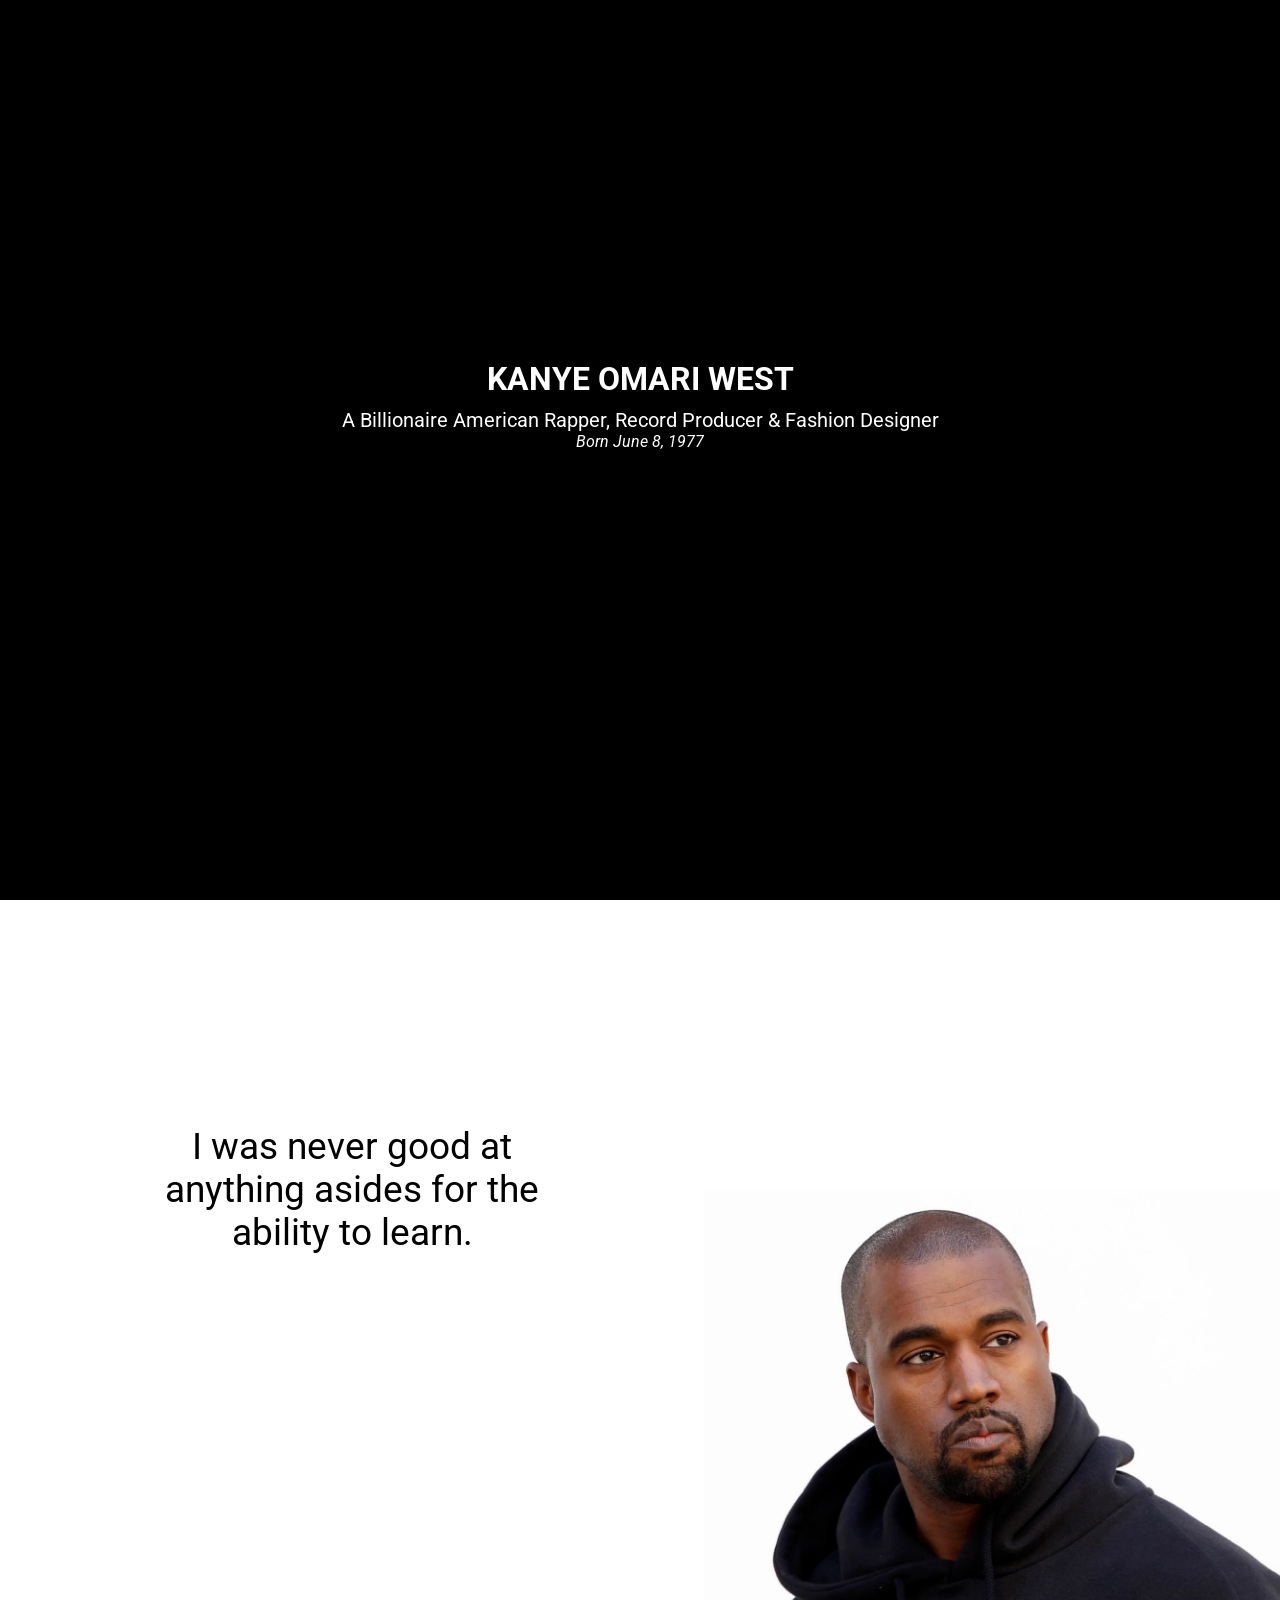
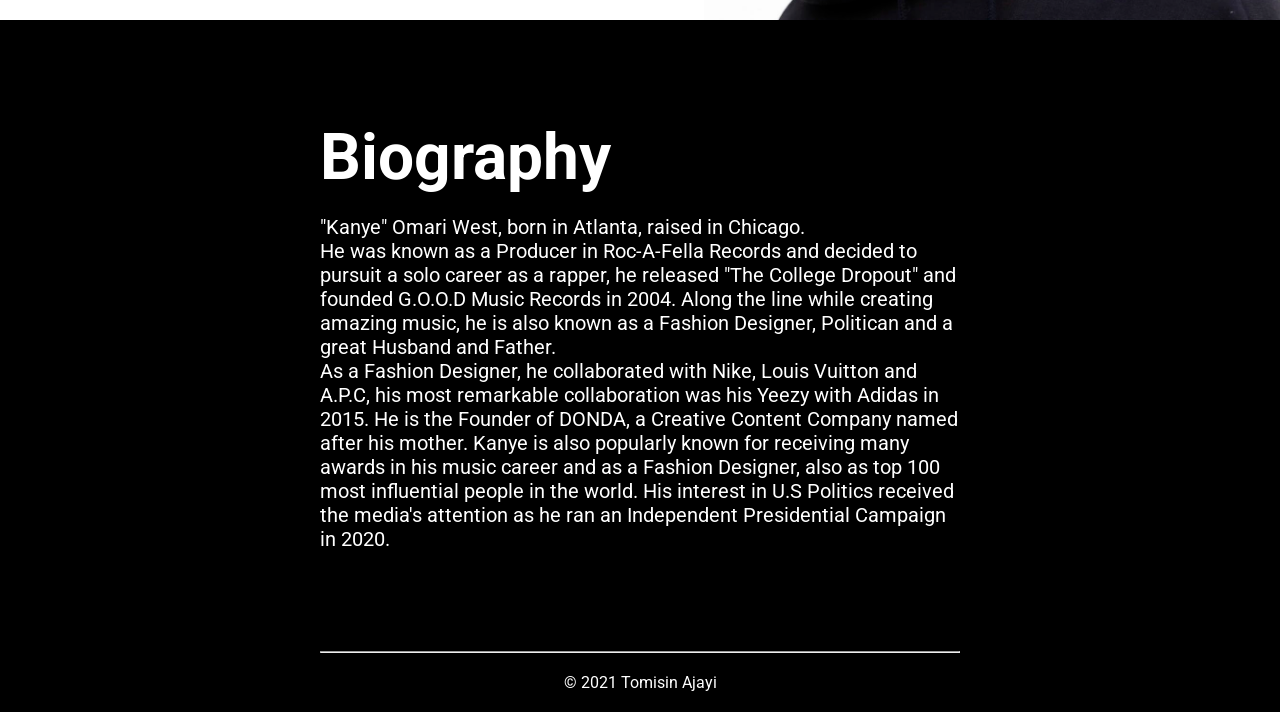
<file: tribute.html>
<!DOCTYPE html>
<html lang="en">
<head>
    <meta charset="UTF-8">
    <meta name="viewport" content="width=device-width, initial-scale=1.0">
    <meta http-equiv="X-UA-Compatible" content="ie=edge">
    <title>Kanye</title>
    <link rel="stylesheet" href="tribute.css">
    <link rel="stylesheet" href="https://fonts.googleapis.com/css?family=Roboto">
</head>
<body>
    <div class="intro">
        <h1>Kanye Omari West</h1>
        <p>A Billionaire American Rapper, Record Producer &#38; Fashion Designer</p>
        <i>Born June 8, 1977</i>
    </div>
    <div class="second-div">
        <div class="second-div-text">
            <p id="kanyeQuote">I was never good at anything asides for the ability to learn.</p>
        </div>
        <div class="second-div-image">
            <img src="kanye.jpg" alt="" id="kanyeImg">
        </div>
    </div>
    <div class="third-div">
        <h3>Biography</h3>
        <p class="kanyeBio">"Kanye" Omari West, born in Atlanta, raised in Chicago.  <br>
            He was known as a Producer in Roc-A-Fella Records and decided to pursuit a solo career as a rapper, he released "The College Dropout" and founded G.O.O.D Music Records in 2004. 
            Along the line while creating amazing music, he is also known as a Fashion Designer, Politican and a great Husband and Father. <br>
            As a Fashion Designer, he collaborated with Nike, Louis Vuitton and A.P.C, his most remarkable collaboration was his Yeezy with Adidas in 2015. 
            He is the Founder of DONDA, a Creative Content Company named after his mother. 
            Kanye is also popularly known for receiving many awards in his music career and as a Fashion Designer, also as top 100 most influential people in the world.
            His interest in U.S Politics received the media's attention as he ran an Independent Presidential Campaign in 2020.
        </p>
        <hr>
        <p class="copyright"> &#169; 2021 Tomisin Ajayi</p>
    </div>
</body>
</html>
</file>
<file: tribute.css>
* {
    margin: 0;
    padding: 0;
    background-color: black;
}
.intro {
    text-align: center;
    color: white;
    margin: 0 auto;
    min-height: 60vh;
    width: 80%;
    font-family: 'Roboto', sans-serif;
}
.intro h1 {
    text-transform: uppercase;
    margin-top: 40vh;
    /* font-weight: 900;
    font-size: 3.5em; */
}
.intro p {
    font-size: 20px;
    margin-top: 10px;
}
.second-div {
    background-color: #fff;
    min-height: 80vh;
    display: flex;
    flex-direction: row;
    flex-wrap: wrap;
    justify-content: flex-end;
}
.second-div-text {
    order: 1;
    flex-grow: 1;
    min-width: 30%;
    margin-top: 25vh;
    font-size: 2.3em;
    font-family: 'Roboto', sans-serif;
    text-align: center;
    font-weight: 400;
    margin-bottom: 25vh;
    background-color: white;
}
#kanyeQuote {
    max-width: 400px;
    margin-left: auto;
    margin-right: auto;
    background-color: white;
}
.second-div-image {
    order: 2;
    flex-grow: 1;
    min-width: 45%;
    align-self: flex-end;
    max-width: 500px;
}
#kanyeImg {
    max-width: 100%;
    box-sizing: border-box;
    float: right;
}
.third-div {
    margin: 0 auto;
    margin-top: 100px;
    width: 50%;
    color: white;
    text-align: left;
    font-family: 'Roboto', sans-serif;
}
h3 {
    font-size: 4em;
    margin-bottom: 20px;
}
.kanyeBio {
    font-size: 20px;
    margin-bottom: 100px;
}
.copyright {
    margin: 20px auto;
    text-align: center;
}

@media only screen and (max-width: 998px) {
    .intro {
        width: 100%;
    }
    .third-div {
        width: 80%;
    }
  }
</file>
